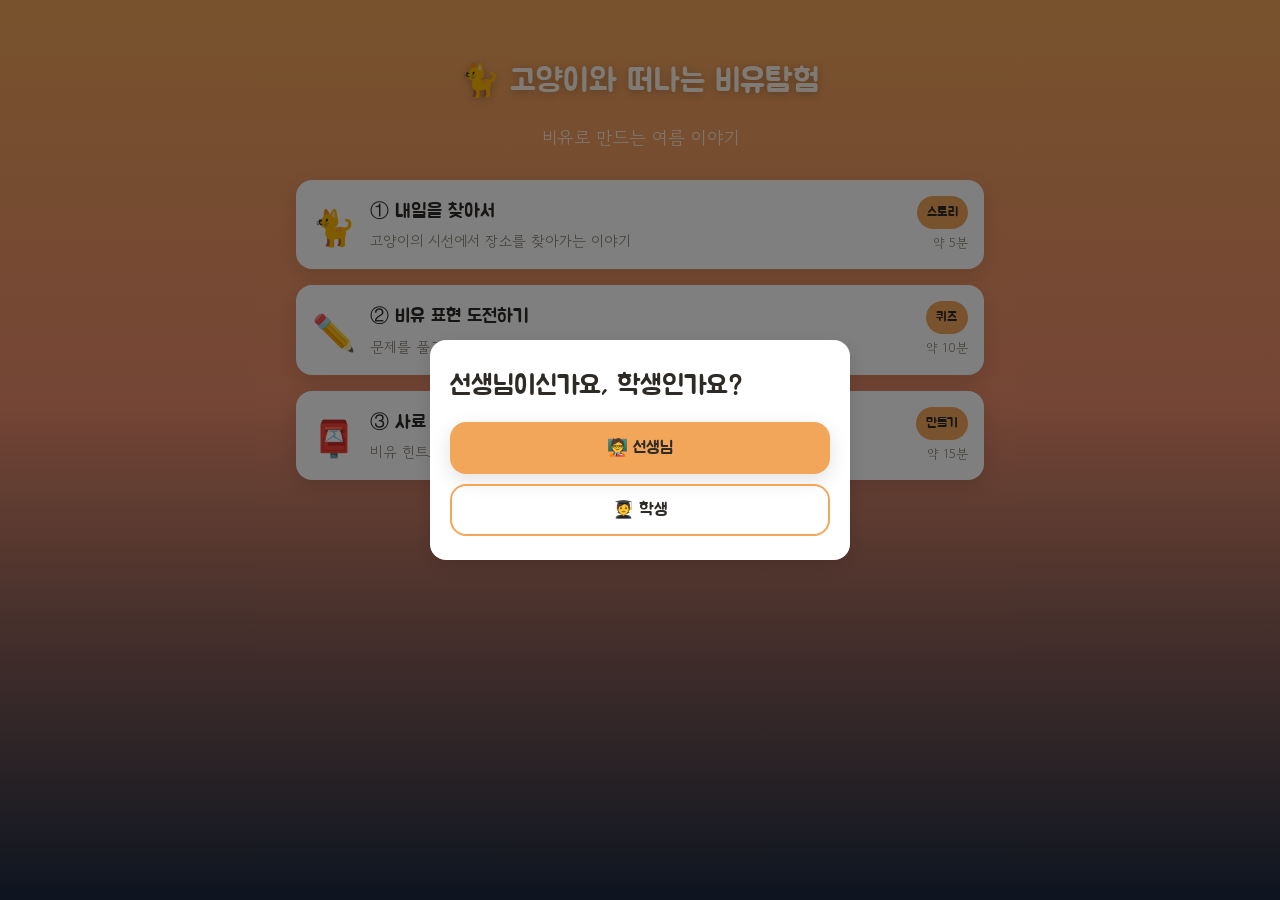
<file: index.html>
<!doctype html>
<html lang="ko">
<head>
<meta charset="UTF-8" />
<meta name="viewport" content="width=device-width, initial-scale=1, viewport-fit=cover" />
<title>고양이와 떠나는 비유탐험 — 비유로 만드는 여름 이야기</title>
<link rel="stylesheet" href="css/base.css" />
<style>
  body {
    background: linear-gradient(180deg, #F2A65A 0%, #E98C6B 45%, #1B2A41 100%);
    min-height: 100vh;
  }
  .hub-title {
    text-align: center;
    color: #fff6e9;
    padding-top: 24px;
  }
  .hub-title h1 { font-size: 2rem; text-shadow: 0 2px 10px rgba(0,0,0,.25); }
  .hub-title p { margin: 0; opacity: .9; }

  .hub-cards {
    display: flex;
    flex-direction: column;
    gap: 16px;
    margin: 28px 0;
  }
  .hub-card {
    display: flex;
    align-items: center;
    gap: 14px;
    text-decoration: none;
    color: var(--ink);
  }
  .hub-card .icon { font-size: 2.2rem; flex: none; }
  .hub-card .info { flex: 1; }
  .hub-card .info .name { font-family: var(--font-title); font-size: 1.2rem; }
  .hub-card .info .desc { font-size: .92rem; color: var(--cat); margin-top: 2px; }
  .hub-card .badge {
    flex: none;
    font-family: var(--font-title);
    font-size: .82rem;
    background: var(--sunset);
    color: var(--ink);
    padding: 6px 10px;
    border-radius: 999px;
  }
  .hub-card .time { flex: none; font-size: .8rem; color: var(--cat); margin-top: 4px; text-align: right; }

  .hub-footer {
    text-align: center;
    padding: 16px 0 32px;
  }
  .hub-footer a {
    color: #fff6e9;
    font-size: .9rem;
    text-decoration: underline;
    opacity: .85;
  }

  .hub-nick-header span { color: #fff6e9; }
  .hub-nick-header button { color: #fff6e9; }
</style>
</head>
<body>
  <div class="app">
    <div class="nick-header hub-nick-header" id="nick-header"></div>

    <div class="hub-title">
      <h1>🐈 고양이와 떠나는 비유탐험</h1>
      <p>비유로 만드는 여름 이야기</p>
    </div>

    <div class="hub-cards">
      <a class="hub-card card" href="story.html">
        <div class="icon">🐈</div>
        <div class="info">
          <div class="name">① 내일을 찾아서</div>
          <div class="desc">고양이의 시선에서 장소를 찾아가는 이야기</div>
        </div>
        <div>
          <div class="badge">스토리</div>
          <div class="time">약 5분</div>
        </div>
      </a>

      <a class="hub-card card" href="practice.html">
        <div class="icon">✏️</div>
        <div class="info">
          <div class="name">② 비유 표현 도전하기</div>
          <div class="desc">문제를 풀고 점수와 랭킹에 도전하는 퀴즈</div>
        </div>
        <div>
          <div class="badge">퀴즈</div>
          <div class="time">약 10분</div>
        </div>
      </a>

      <a class="hub-card card" href="hide.html">
        <div class="icon">📮</div>
        <div class="info">
          <div class="name">③ 사료 쪽지 대작전</div>
          <div class="desc">비유 힌트로 사료 쪽지를 숨기고 친구의 쪽지를 찾아보는 활동</div>
        </div>
        <div>
          <div class="badge">만들기</div>
          <div class="time">약 15분</div>
        </div>
      </a>
    </div>

    <div class="hub-footer">
      <a href="names.html">우리 반이 지어준 이름들 →</a>
      <div id="teacher-link-slot"></div>
    </div>
  </div>

  <script type="module">
    import { ensureIdentity, mountNickHeader, getRole } from './js/common.js';

    (async () => {
      await ensureIdentity();
      mountNickHeader(document.getElementById('nick-header'));
      if (getRole() === 'teacher') {
        document.getElementById('teacher-link-slot').innerHTML =
          '<a href="teacher.html" style="display:block; margin-top:8px;">🧑‍🏫 교사 페이지로 가기 →</a>';
      }
    })();
  </script>
</body>
</html>
</file>
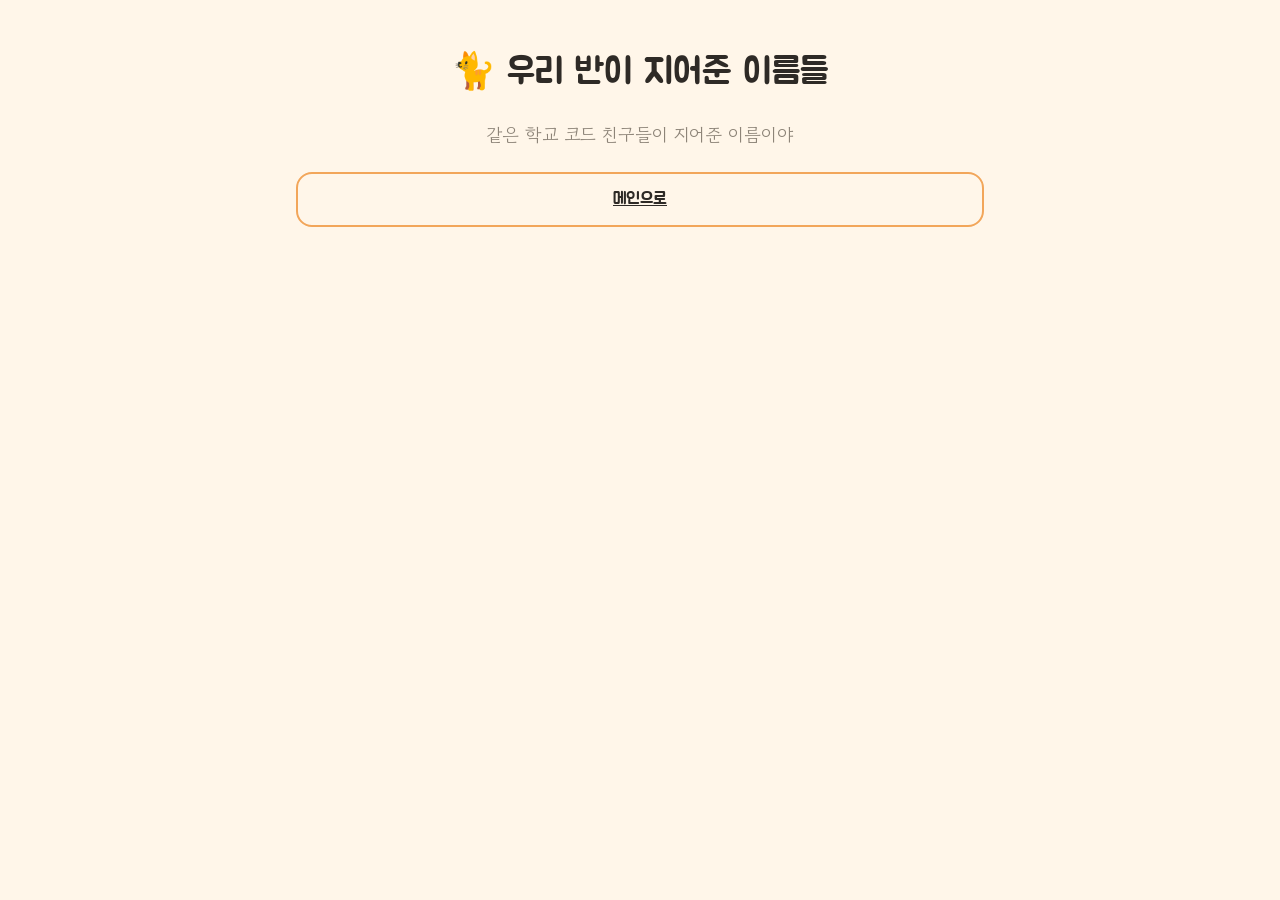
<file: names.html>
<!doctype html>
<html lang="ko">
<head>
<meta charset="UTF-8" />
<meta name="viewport" content="width=device-width, initial-scale=1, viewport-fit=cover" />
<title>우리 반이 지어준 이름들</title>
<link rel="stylesheet" href="css/base.css" />
<style>
  .names-title { text-align: center; margin: 12px 0 4px; }
  .names-sub { text-align: center; color: var(--cat); margin-bottom: 20px; }
  .names-grid {
    display: grid;
    grid-template-columns: repeat(2, 1fr);
    gap: 12px;
  }
  @media (min-width: 600px) {
    .names-grid { grid-template-columns: repeat(3, 1fr); }
  }
  .name-card {
    background: linear-gradient(160deg, var(--sunset), #E98C6B);
    color: var(--ink);
    text-align: center;
    padding: 16px 10px;
  }
  .name-card .cat-name { font-family: var(--font-title); font-size: 1.15rem; margin-bottom: 4px; }
  .name-card .cat-vehicle { font-size: .8rem; opacity: .85; }
  .name-card .cat-by { font-size: .72rem; opacity: .7; margin-top: 6px; }
  .names-empty { text-align: center; color: var(--cat); margin-top: 40px; }
  .names-back { display: block; text-align: center; margin-top: 24px; }
</style>
</head>
<body>
  <div class="app">
    <div class="nick-header" id="nick-header"></div>

    <h1 class="title names-title">🐈 우리 반이 지어준 이름들</h1>
    <p class="names-sub">같은 학교 코드 친구들이 지어준 이름이야</p>

    <div id="names-root"></div>

    <a class="btn btn-ghost names-back" href="index.html">메인으로</a>
  </div>

  <script type="module">
    import { ensureIdentity, mountNickHeader, showToast, escapeHtml } from './js/common.js';
    import { getCatNames } from './js/db.js';

    (async () => {
      const identity = await ensureIdentity();
      mountNickHeader(document.getElementById('nick-header'));

      const root = document.getElementById('names-root');
      const { data, error } = await getCatNames(identity.schoolCode);

      if (error) {
        showToast('이름 목록을 불러오지 못했어.', 'error');
        root.innerHTML = '<p class="names-empty">목록을 불러올 수 없어. 잠시 후 다시 시도해줘.</p>';
        return;
      }

      if (!data || data.length === 0) {
        root.innerHTML = '<p class="names-empty">아직 지어진 이름이 없어. 첫 번째 주인공이 되어볼까?</p>';
        return;
      }

      const grid = document.createElement('div');
      grid.className = 'names-grid';
      data.forEach((row) => {
        const card = document.createElement('div');
        card.className = 'card name-card';
        card.innerHTML = `
          <div class="cat-name">${escapeHtml(row.name)}</div>
          <div class="cat-vehicle">${escapeHtml(row.vehicle)} 같아서</div>
          <div class="cat-by">${escapeHtml(row.nickname)}</div>
        `;
        grid.appendChild(card);
      });
      root.appendChild(grid);
    })();
  </script>
</body>
</html>
</file>
<file: css/base.css>
@import url('https://fonts.googleapis.com/css2?family=Gowun+Dodum&family=Jua&display=swap');

:root {
  --sunset:   #F2A65A;
  --dusk:     #1B2A41;
  --cream:    #FFF6E9;
  --ink:      #2E2A26;
  --cat:      #8D8478;
  --leaf:     #6FA287;
  --warn:     #D46A5F;
  --radius:   16px;
  --shadow:   0 6px 20px rgba(0,0,0,.12);

  --font-body: 'Gowun Dodum', sans-serif;
  --font-title: 'Jua', sans-serif;
}

* { box-sizing: border-box; }

html, body {
  margin: 0;
  padding: 0;
  width: 100%;
  min-height: 100%;
}

body {
  background: var(--cream);
  color: var(--ink);
  font-family: var(--font-body);
  font-size: 17px;
  line-height: 1.6;
  overflow-x: hidden;
}

h1, h2, h3, .title {
  font-family: var(--font-title);
  font-weight: normal;
  margin: 0 0 .5em;
}

img { max-width: 100%; display: block; }

button {
  font-family: var(--font-body);
  font-size: 1rem;
  cursor: pointer;
  border: none;
}

input, textarea {
  font-family: var(--font-body);
  font-size: 1rem;
}

a { color: inherit; }

.app {
  max-width: 720px;
  margin: 0 auto;
  min-height: 100vh;
  padding: 16px;
  position: relative;
}

/* ---------- 공통 컴포넌트 ---------- */

.btn {
  display: inline-flex;
  align-items: center;
  justify-content: center;
  min-height: 48px;
  min-width: 48px;
  padding: 12px 20px;
  border-radius: var(--radius);
  background: var(--sunset);
  color: var(--ink);
  font-family: var(--font-title);
  font-size: 1.05rem;
  box-shadow: var(--shadow);
  transition: transform .15s ease;
}
.btn:active { transform: scale(.97); }
.btn:disabled {
  opacity: .45;
  cursor: not-allowed;
}
.btn.btn-ghost {
  background: transparent;
  color: var(--ink);
  box-shadow: none;
  border: 2px solid var(--sunset);
}
.btn.btn-success { background: var(--leaf); color: #fff; }
.btn.btn-warn { background: var(--warn); color: #fff; }

.card {
  background: #fff;
  border-radius: var(--radius);
  box-shadow: var(--shadow);
  padding: 16px;
}

.field {
  display: flex;
  flex-direction: column;
  gap: 6px;
  margin-bottom: 14px;
}
.field label {
  font-size: .95rem;
  color: var(--cat);
}
.field input, .field textarea {
  min-height: 48px;
  padding: 10px 14px;
  border-radius: calc(var(--radius) / 2);
  border: 2px solid #E7DFD3;
  background: #fff;
  color: var(--ink);
}
.field input:focus, .field textarea:focus {
  outline: none;
  border-color: var(--sunset);
}
.field .hint { font-size: .85rem; color: var(--cat); }
.field .error { font-size: .85rem; color: var(--warn); }

/* ---------- 토스트 ---------- */

#toast-root {
  position: fixed;
  left: 50%;
  bottom: 24px;
  transform: translateX(-50%);
  display: flex;
  flex-direction: column;
  gap: 8px;
  z-index: 1000;
  width: min(92%, 480px);
  pointer-events: none;
}

.toast {
  background: var(--ink);
  color: #fff;
  padding: 12px 18px;
  border-radius: calc(var(--radius) / 2);
  box-shadow: var(--shadow);
  font-size: .95rem;
  text-align: center;
  opacity: 0;
  transform: translateY(8px);
  transition: opacity .25s ease, transform .25s ease;
}
.toast.show { opacity: 1; transform: translateY(0); }
.toast.toast-error { background: var(--warn); }
.toast.toast-success { background: var(--leaf); }

/* ---------- 닉네임 헤더 ---------- */

.nick-header {
  display: flex;
  align-items: center;
  justify-content: flex-end;
  gap: 8px;
  font-size: .95rem;
  color: var(--cat);
  padding: 8px 0;
}
.nick-header button {
  background: none;
  color: var(--sunset);
  text-decoration: underline;
  font-size: .9rem;
  min-height: auto;
  padding: 4px;
}

/* ---------- 모달(닉네임 입력 등) ---------- */

.modal-backdrop {
  position: fixed;
  inset: 0;
  background: rgba(0,0,0,.5);
  display: flex;
  align-items: center;
  justify-content: center;
  z-index: 900;
  padding: 16px;
}
.role-choice-row {
  display: flex;
  flex-direction: column;
  gap: 10px;
  margin-top: 14px;
}
.role-choice-btn { min-height: 52px; font-size: 1.05rem; }

.teacher-code-display {
  text-align: center;
  font-family: var(--font-title);
  font-size: 2rem;
  letter-spacing: .12em;
  background: #FBF3E5;
  border-radius: calc(var(--radius) / 2);
  padding: 14px 10px;
}

.modal-back-link {
  display: block;
  width: 100%;
  text-align: center;
  background: none;
  border: none;
  color: var(--cat);
  font-size: .85rem;
  margin-top: 12px;
  cursor: pointer;
  text-decoration: underline;
}

.modal {
  background: #fff;
  border-radius: var(--radius);
  padding: 24px 20px;
  width: min(100%, 420px);
  box-shadow: var(--shadow);
}

/* ---------- 장소 플레이스홀더 배경 ---------- */

.place-bg {
  position: relative;
  border-radius: var(--radius);
  overflow: hidden;
  background-size: cover;
  background-position: center;
  display: flex;
  align-items: center;
  justify-content: center;
}
.place-bg .place-bg-fallback {
  position: absolute;
  inset: 0;
  display: flex;
  flex-direction: column;
  align-items: center;
  justify-content: center;
  gap: 8px;
  color: rgba(255,255,255,.92);
  font-family: var(--font-title);
  text-shadow: 0 2px 8px rgba(0,0,0,.25);
}
.place-bg .place-bg-fallback .emoji { font-size: 2.4rem; }

@media (prefers-reduced-motion: reduce) {
  * { animation-duration: .001ms !important; transition-duration: .001ms !important; }
}

@media (min-width: 768px) {
  body { font-size: 18px; }
}
</file>
